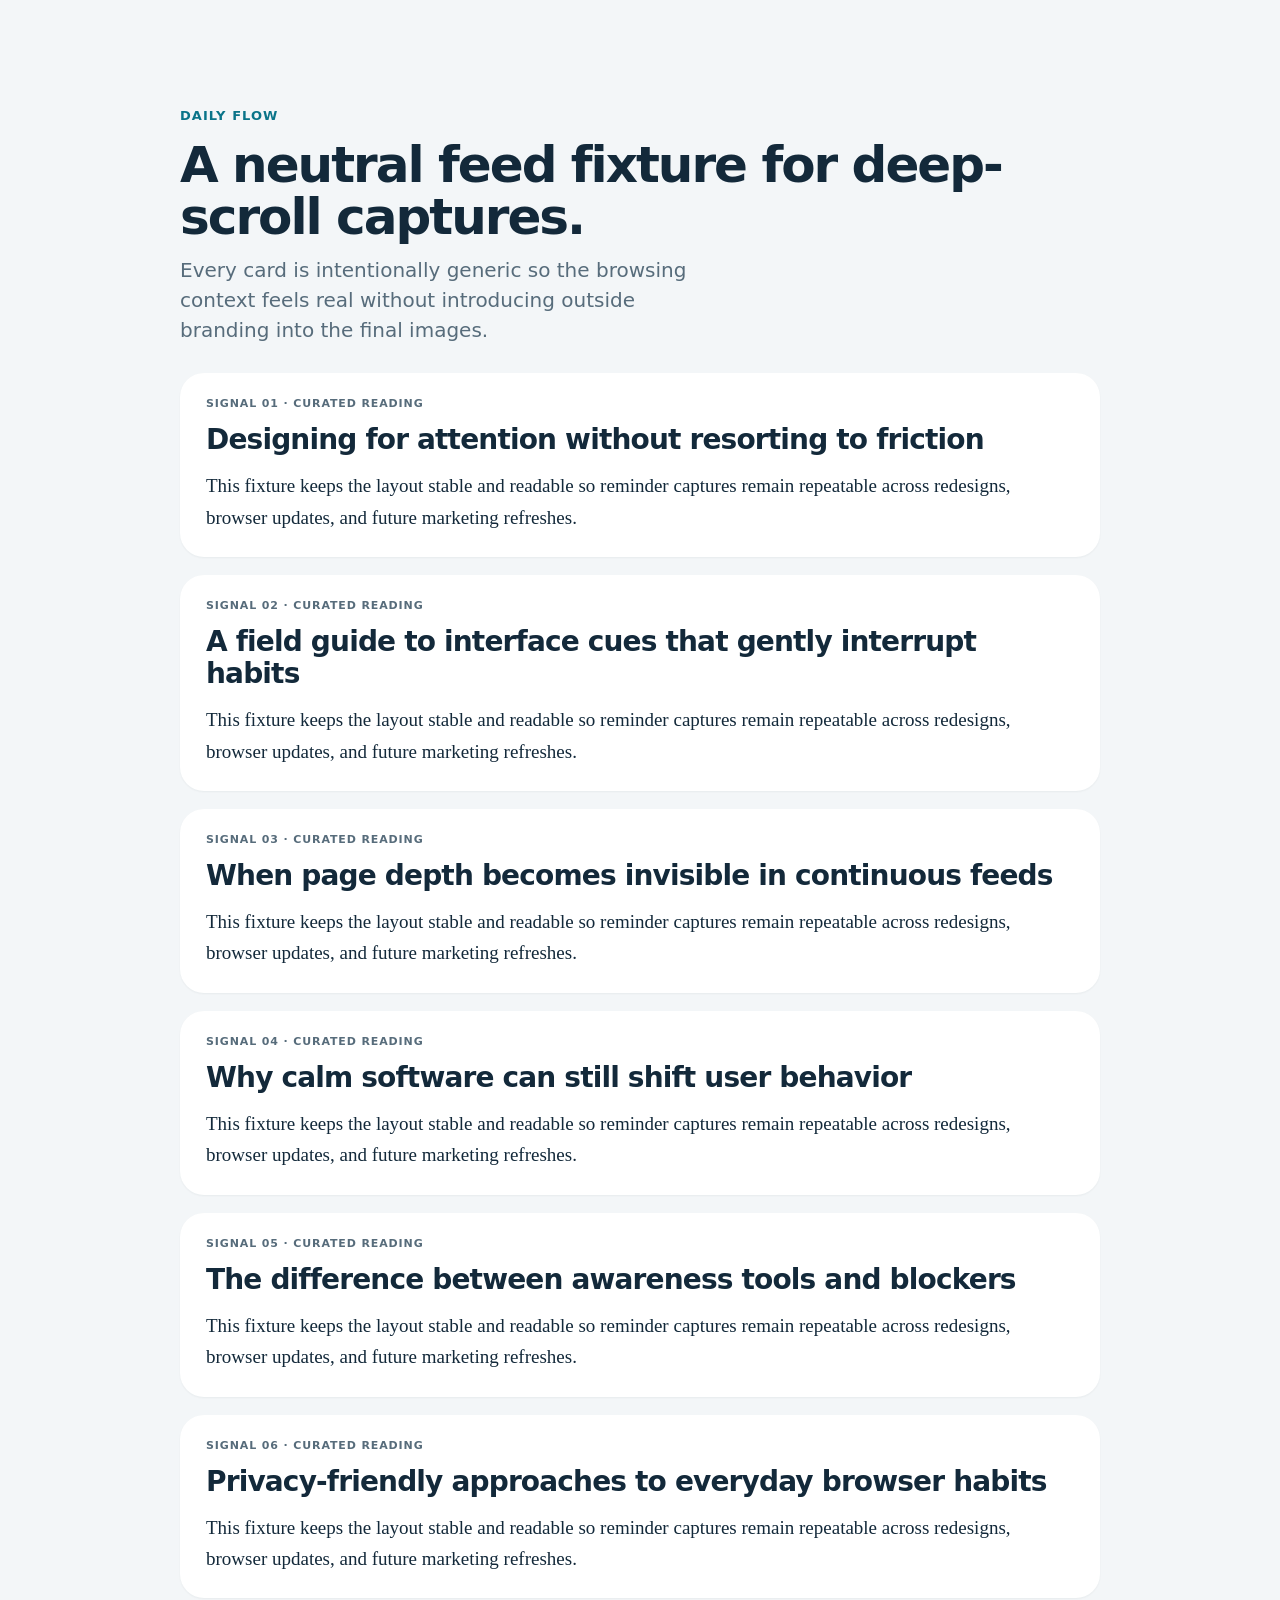
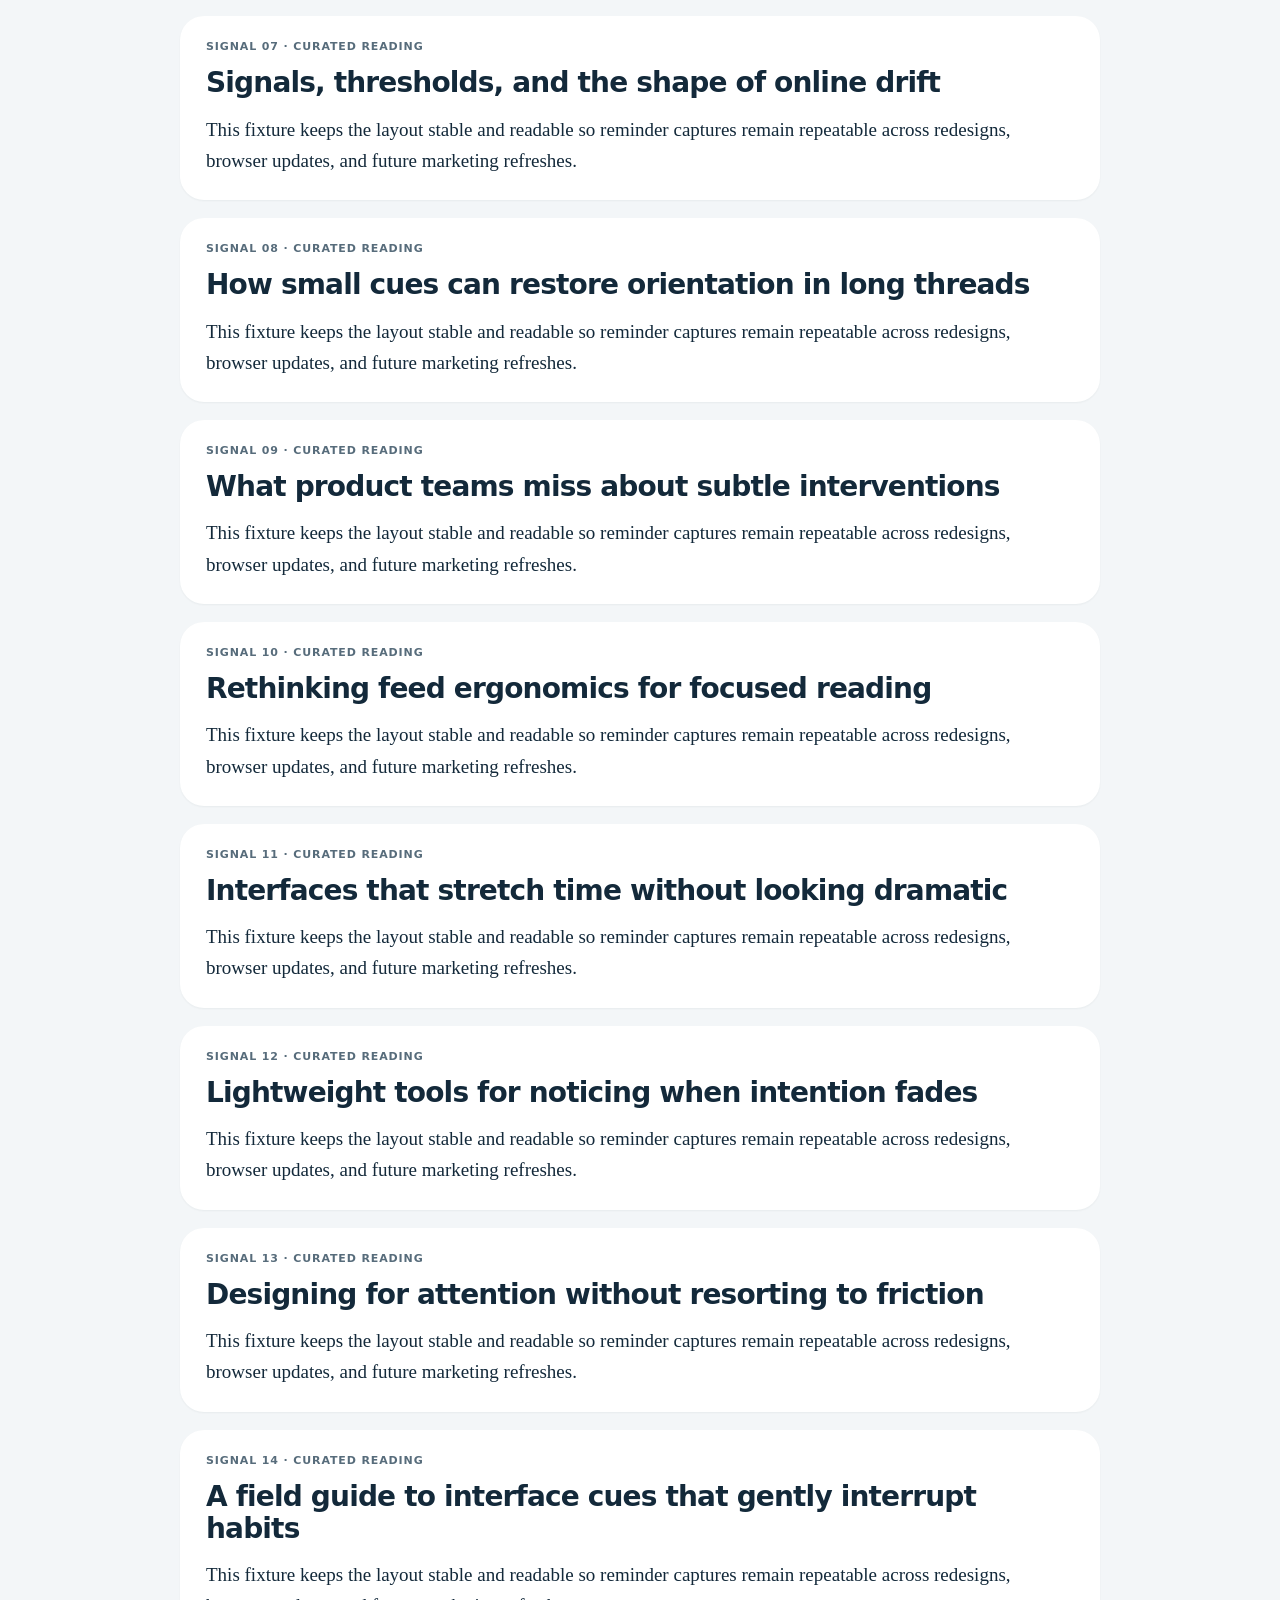
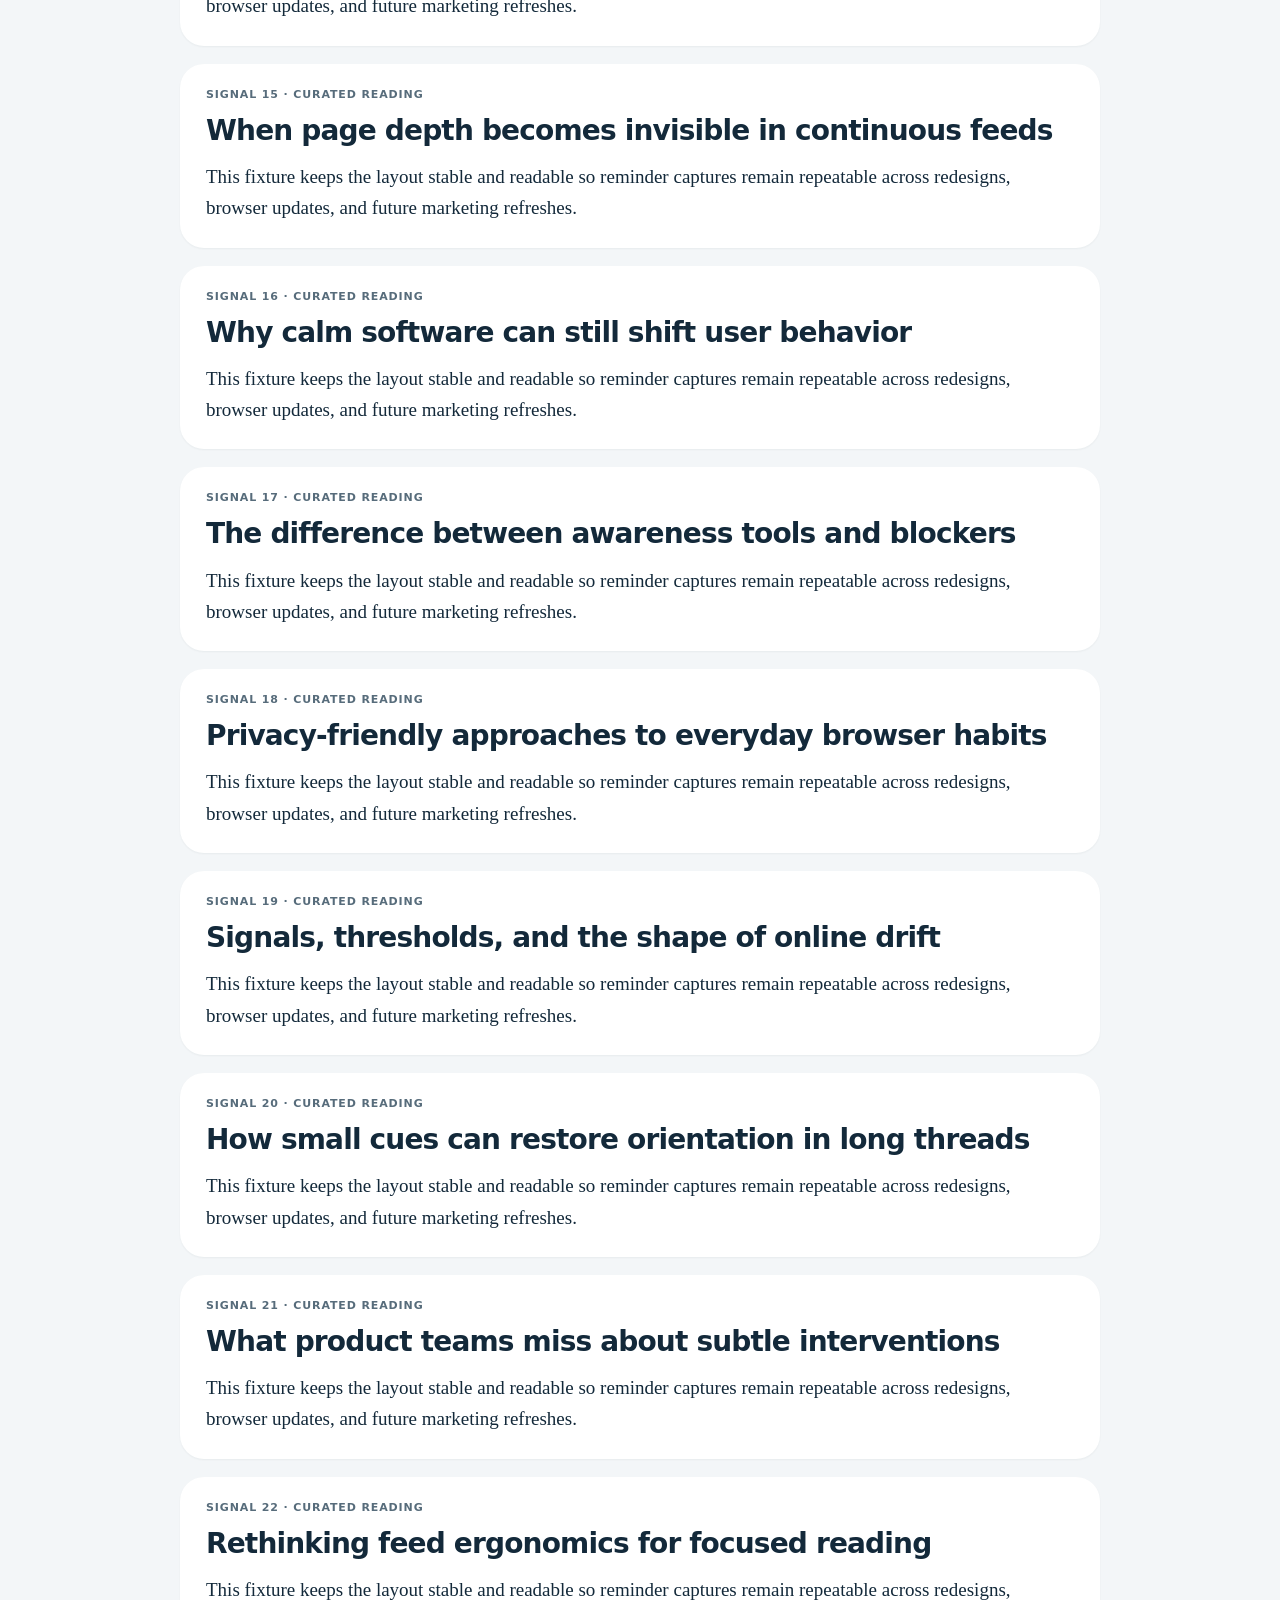
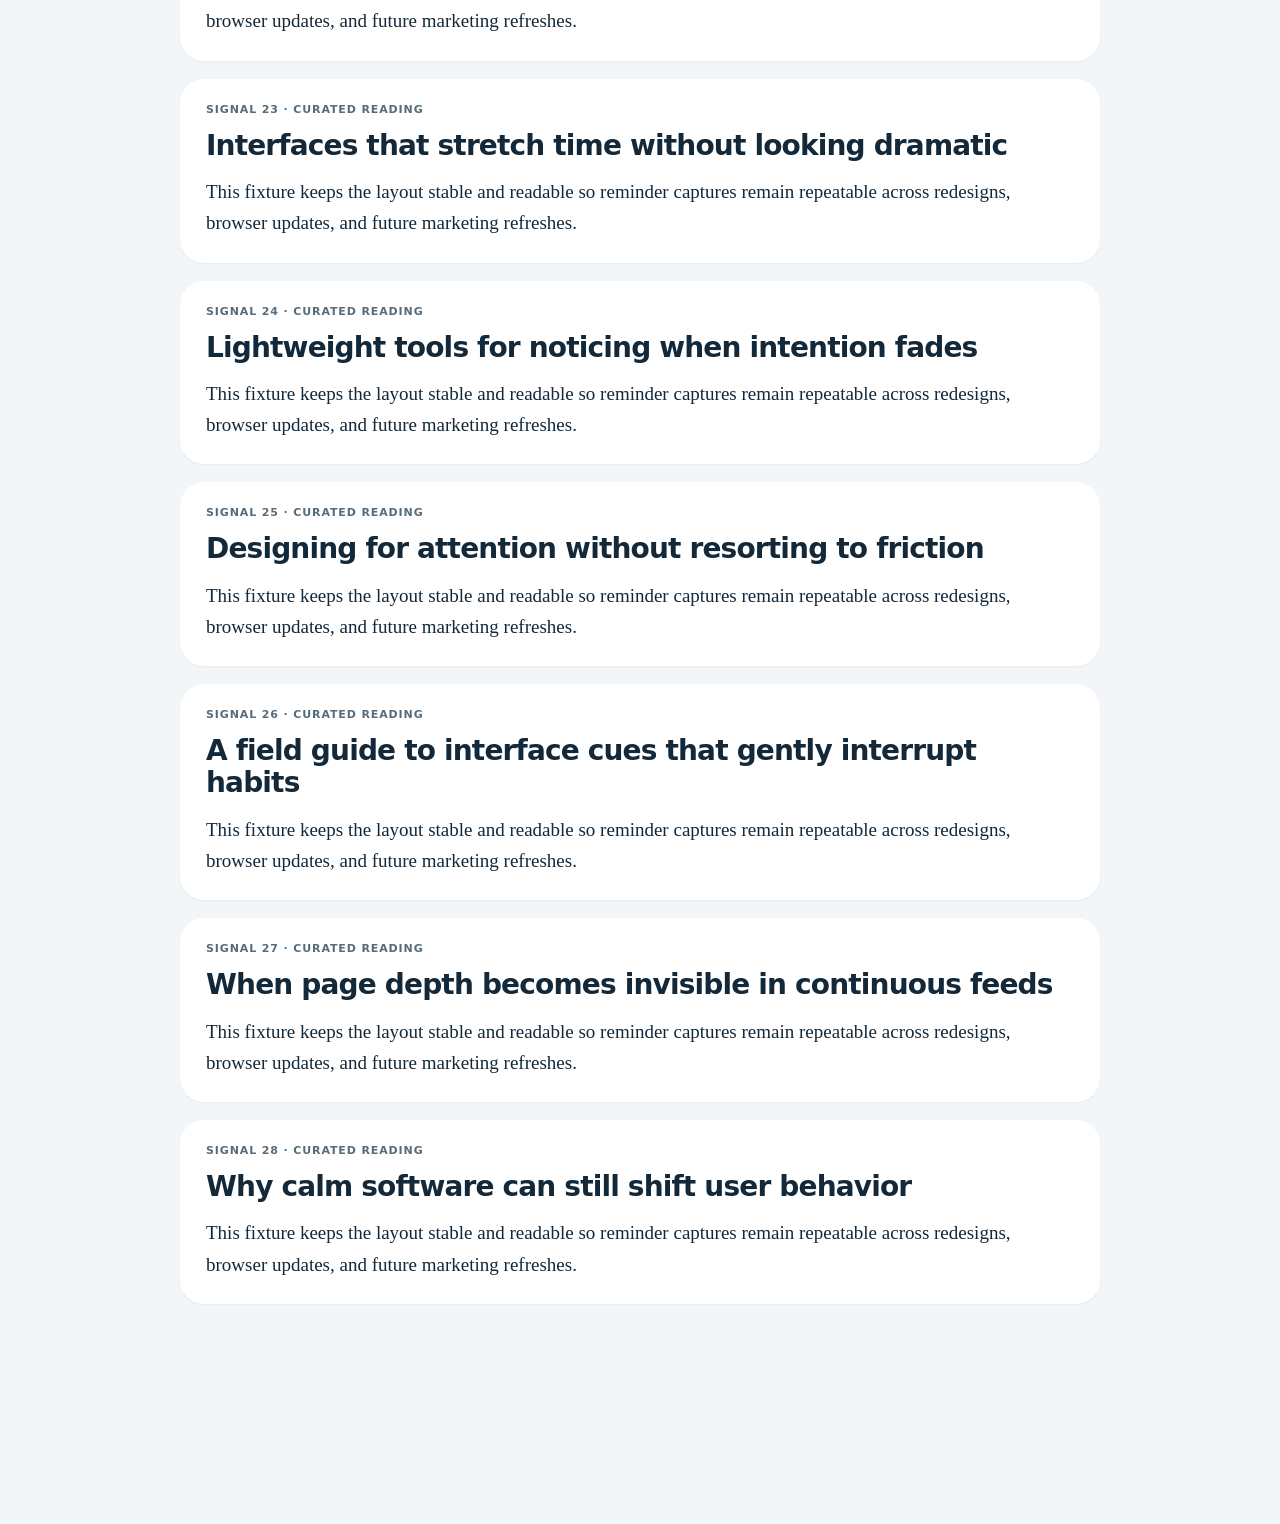
<file: fixtures/marketing/feed.html>
<!DOCTYPE html>
<html lang="en">
<head>
  <meta charset="UTF-8" />
  <meta name="viewport" content="width=device-width, initial-scale=1.0" />
  <title>Surfaced Fixture · Feed</title>
  <link rel="stylesheet" href="./base.css" />
</head>
<body data-fixture="feed">
  <div class="fixture-page" id="fixture-root"></div>
  <script type="module" src="./fixture-runtime.mjs"></script>
</body>
</html>
</file>
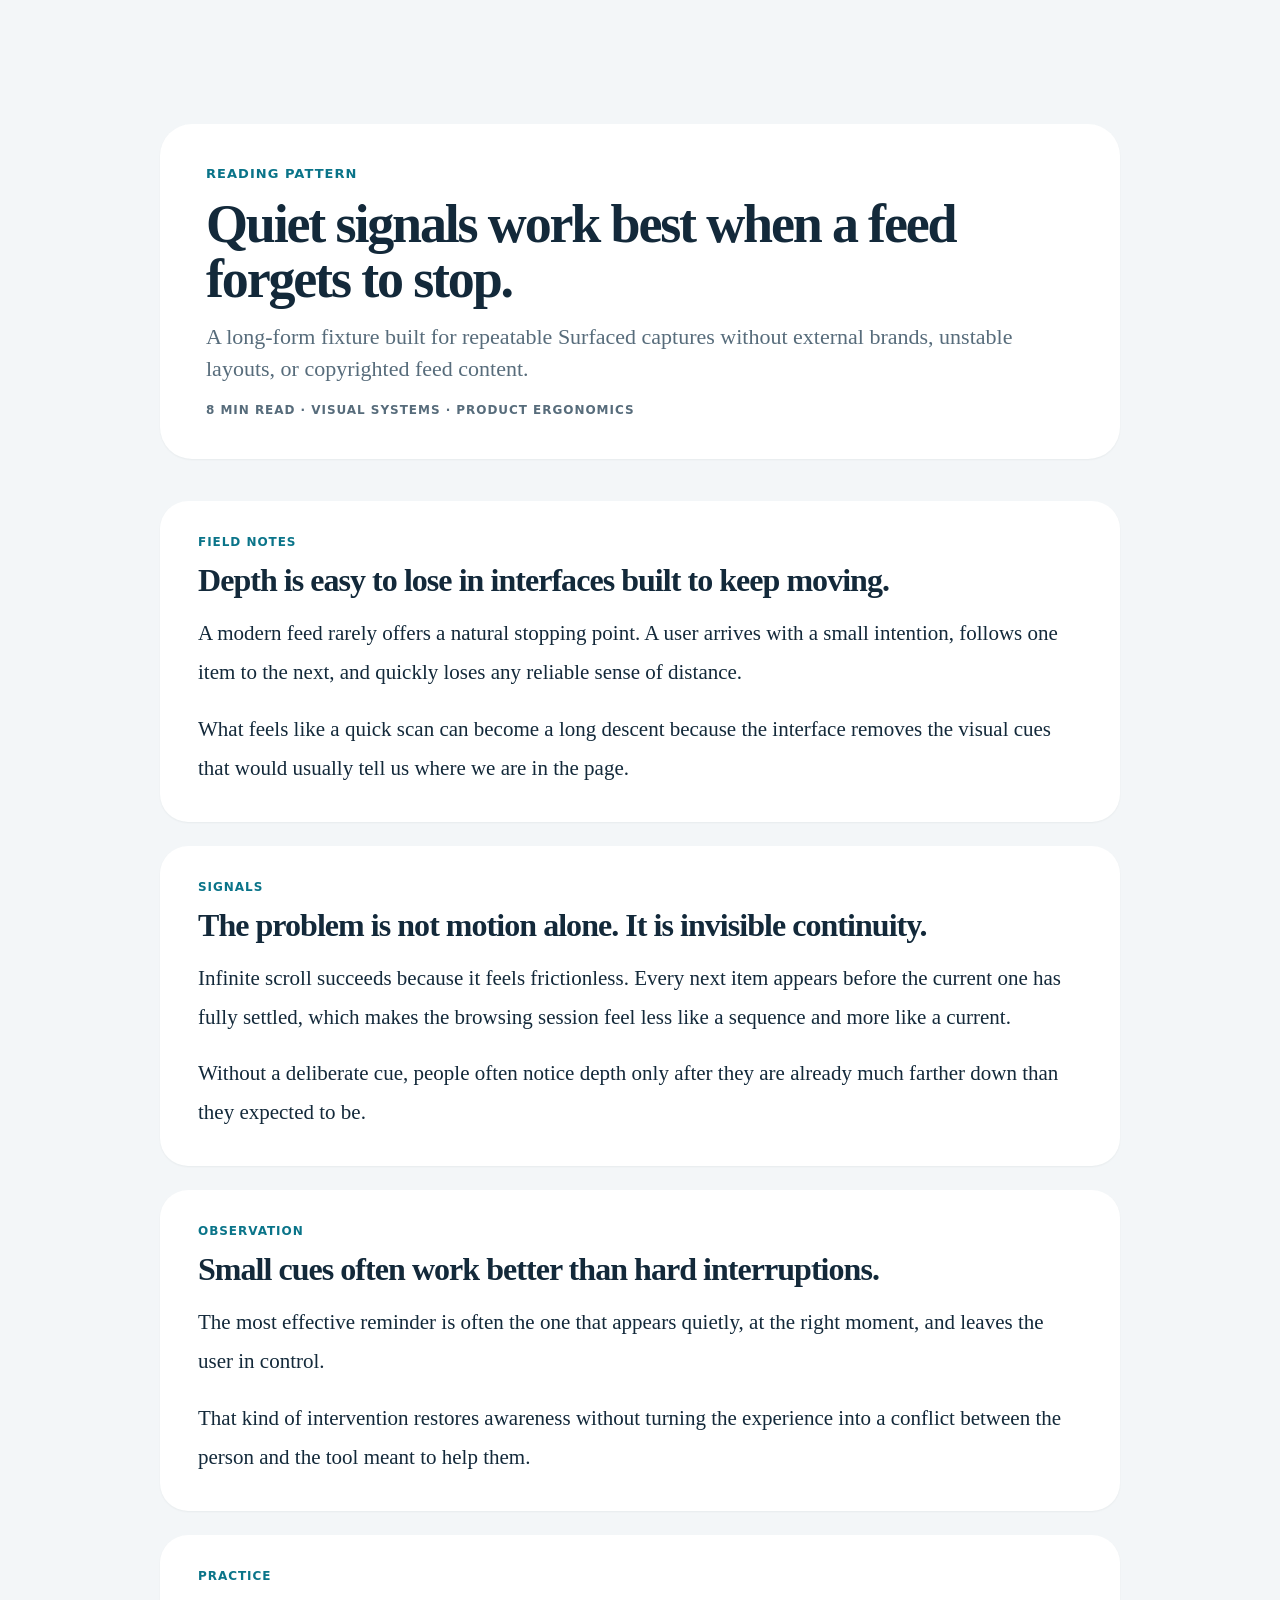
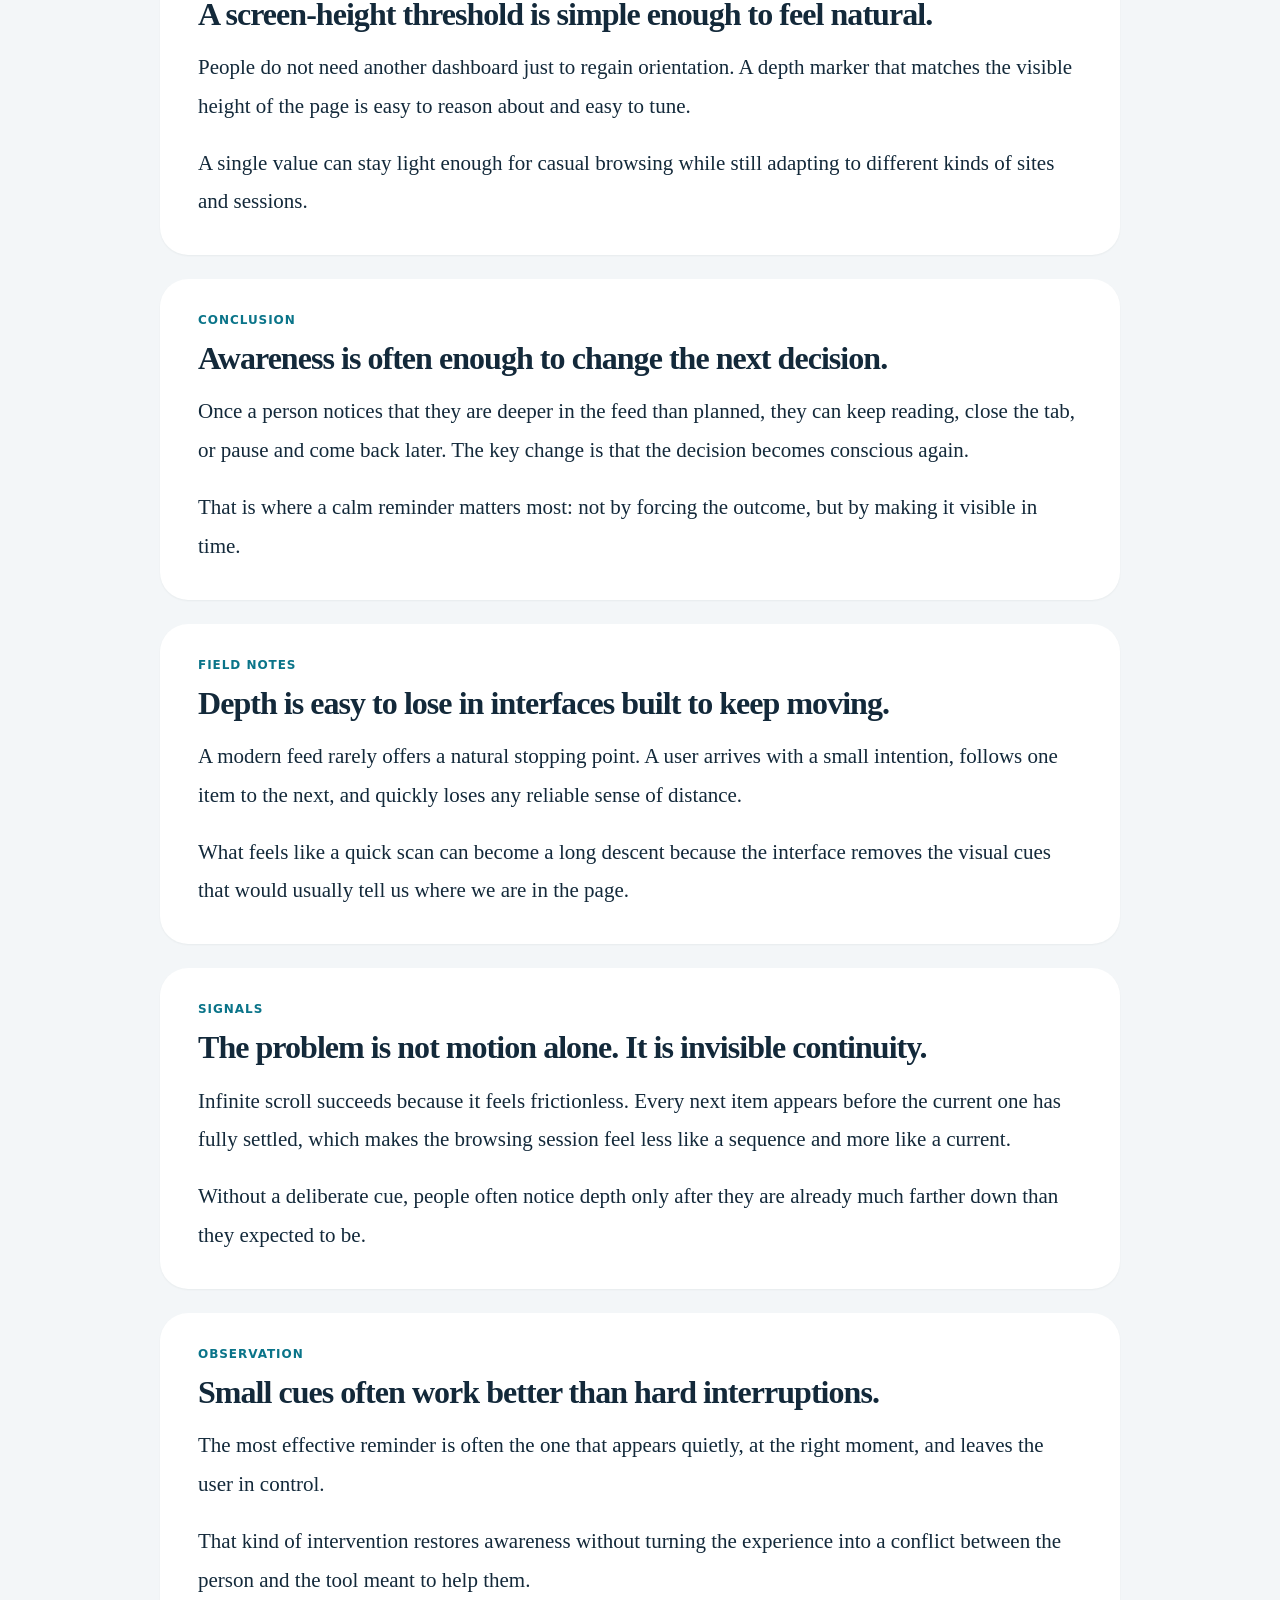
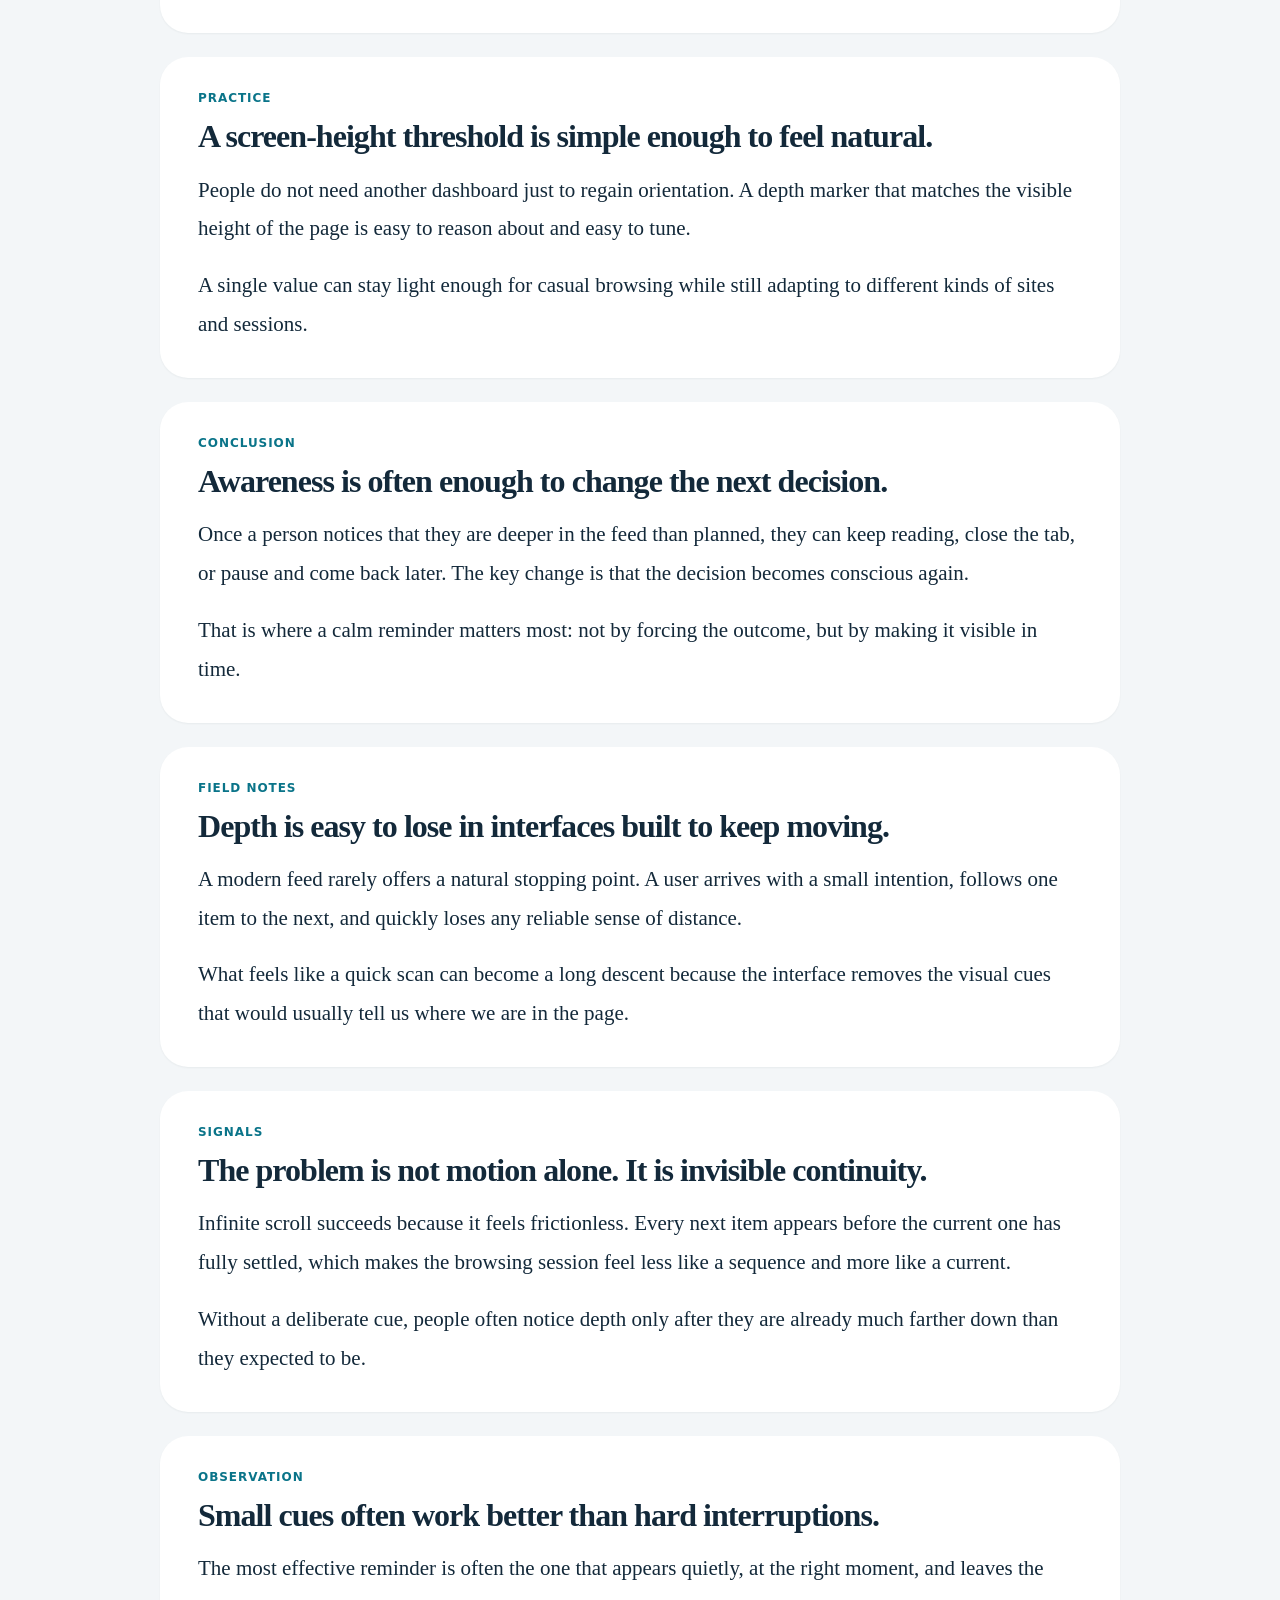
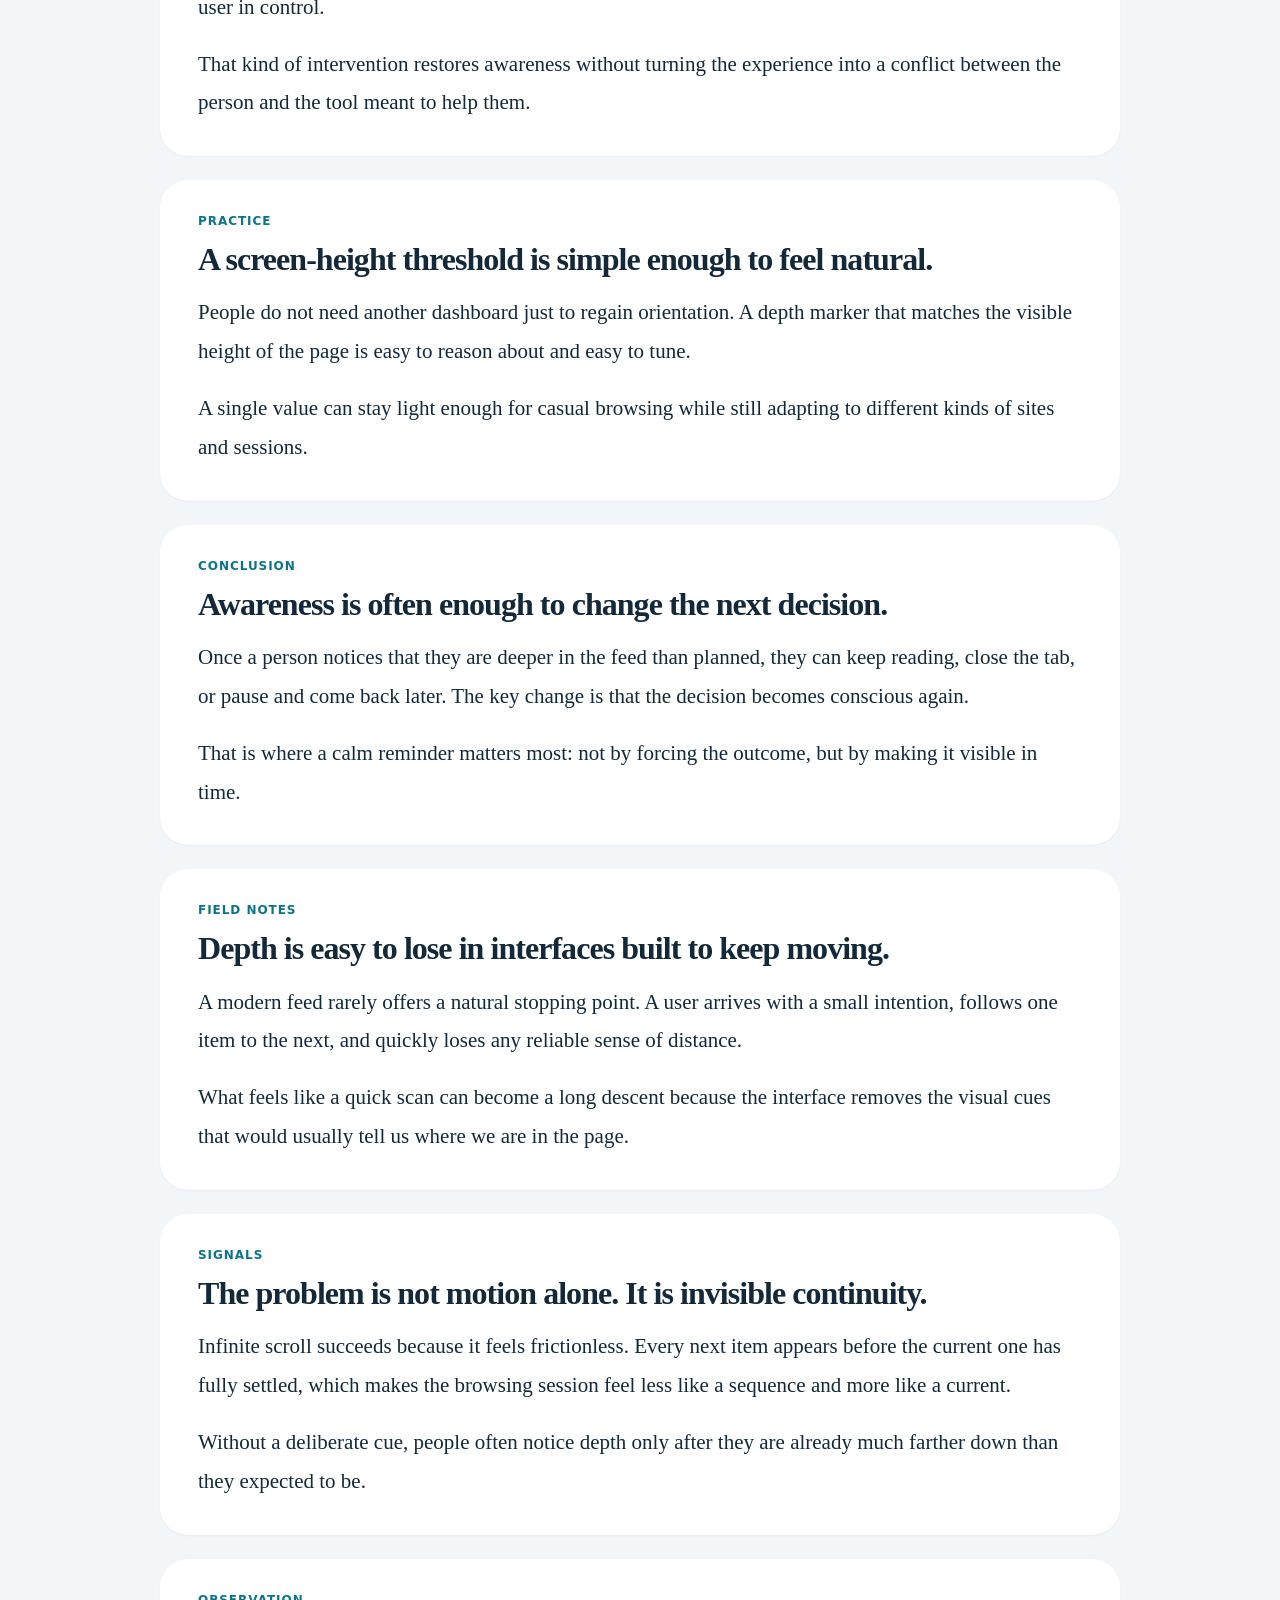
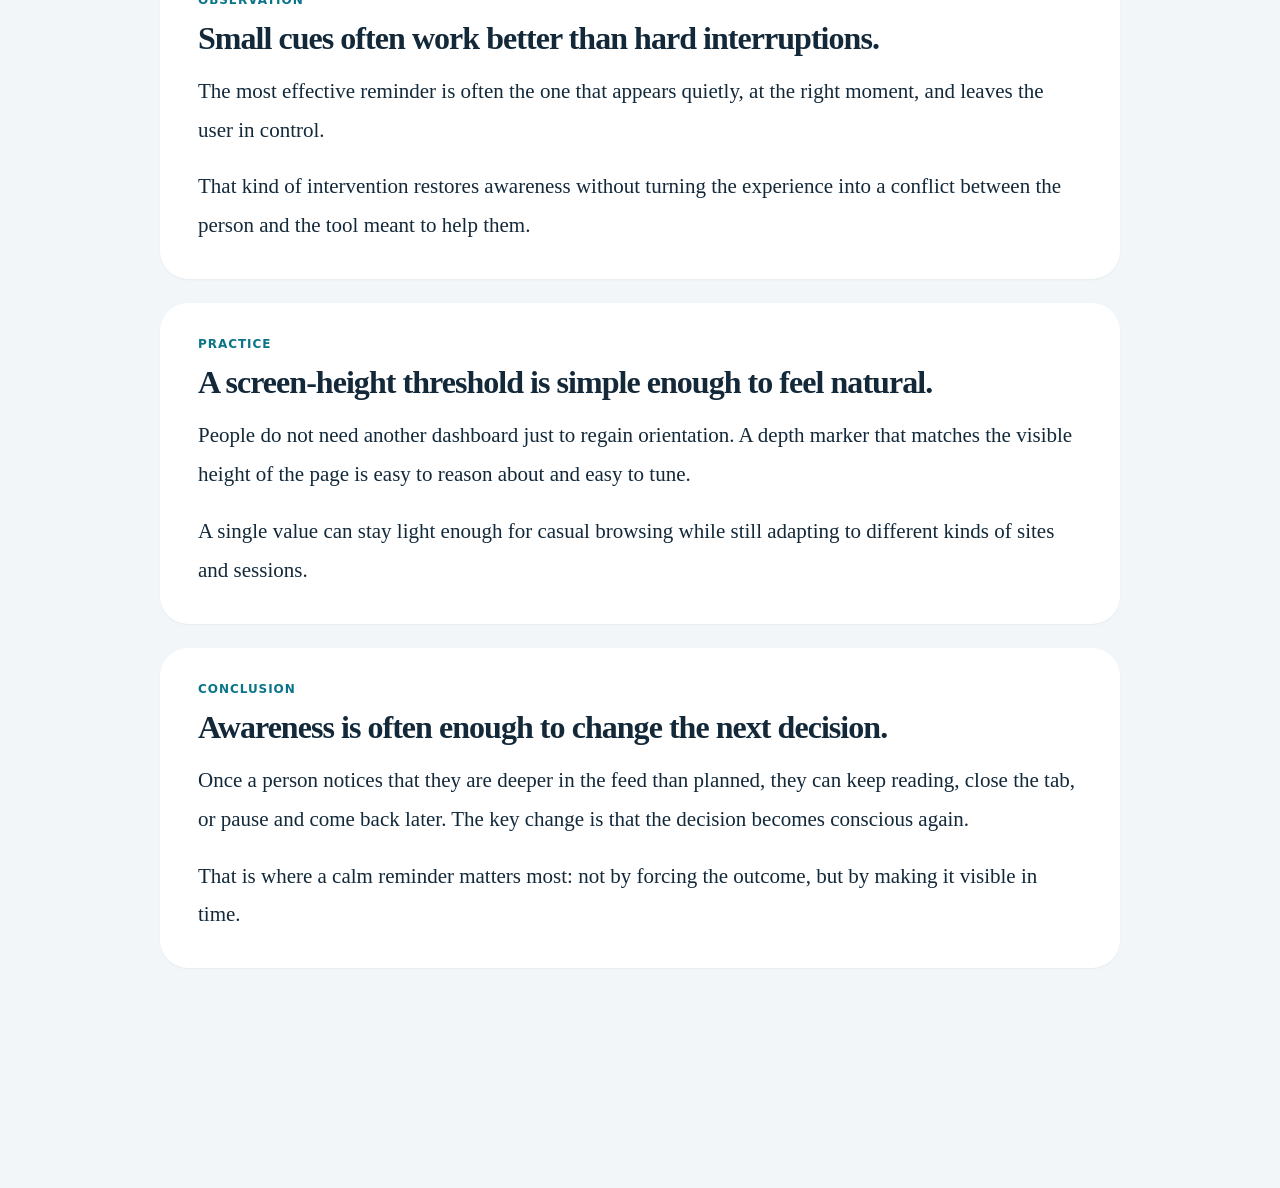
<file: fixtures/marketing/long-article.html>
<!DOCTYPE html>
<html lang="en">
<head>
  <meta charset="UTF-8" />
  <meta name="viewport" content="width=device-width, initial-scale=1.0" />
  <title>Surfaced Fixture · Long Article</title>
  <link rel="stylesheet" href="./base.css" />
</head>
<body data-fixture="article">
  <div class="fixture-page" id="fixture-root"></div>
  <script type="module" src="./fixture-runtime.mjs"></script>
</body>
</html>
</file>
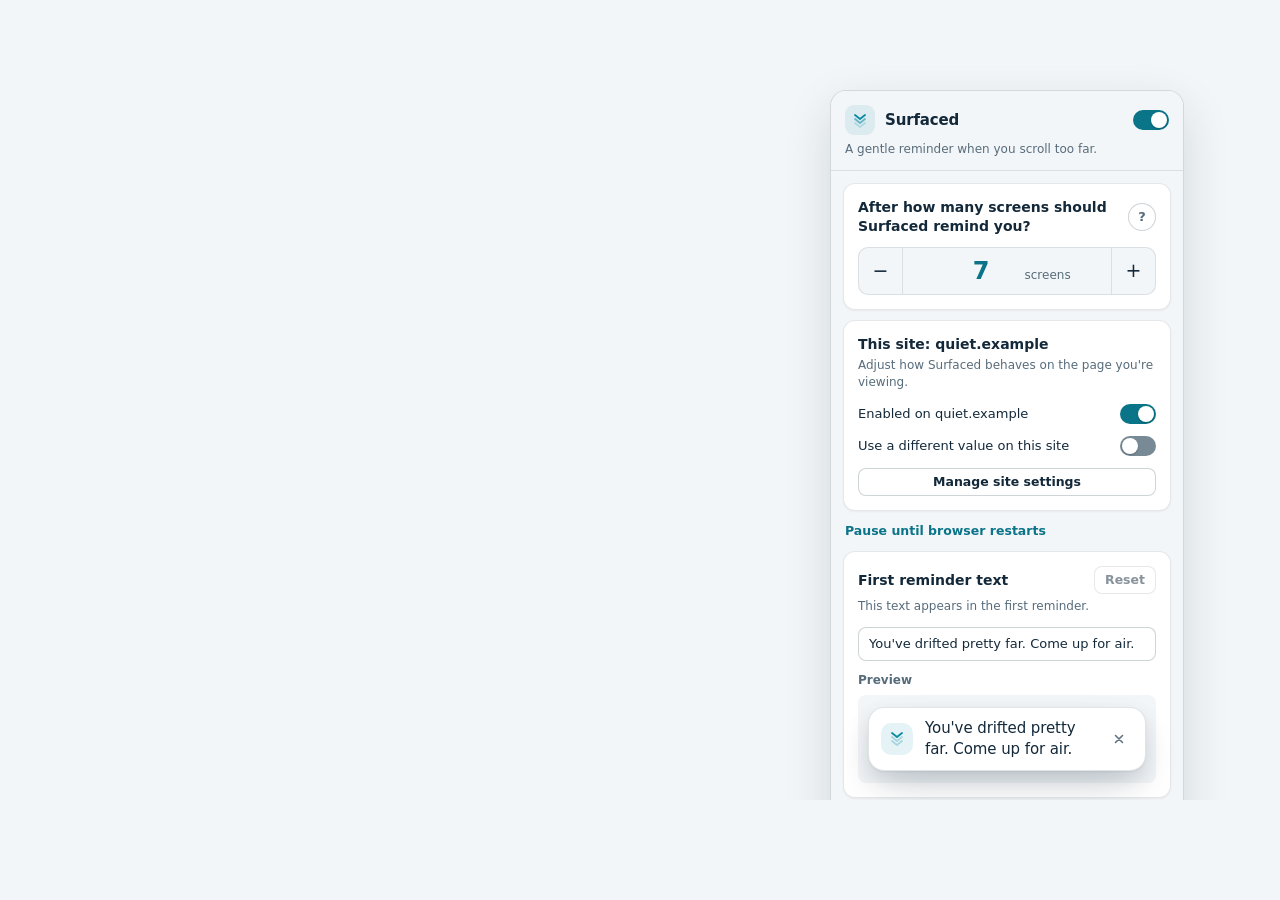
<file: tools/capture/popup-harness.html>
<!DOCTYPE html>
<html lang="en">
<head>
  <meta charset="UTF-8" />
  <meta name="viewport" content="width=device-width, initial-scale=1.0" />
  <title>Surfaced Popup Harness</title>
  <link rel="stylesheet" href="./popup-harness.css" />
</head>
<body>
  <main class="stage">
    <section class="stage__copy" id="copyPanel">
      <div class="stage__eyebrow" id="copyEyebrow"></div>
      <h1 class="stage__title" id="copyTitle"></h1>
      <p class="stage__subtitle" id="copySubtitle"></p>
    </section>
    <section class="stage__product">
      <div class="popup-shell" id="popupShell">
        <div class="popup-shell__screen" id="popupScreen">
          <div id="root"></div>
        </div>
      </div>
    </section>
  </main>
  <script type="module" src="./popup-harness.mjs"></script>
</body>
</html>
</file>
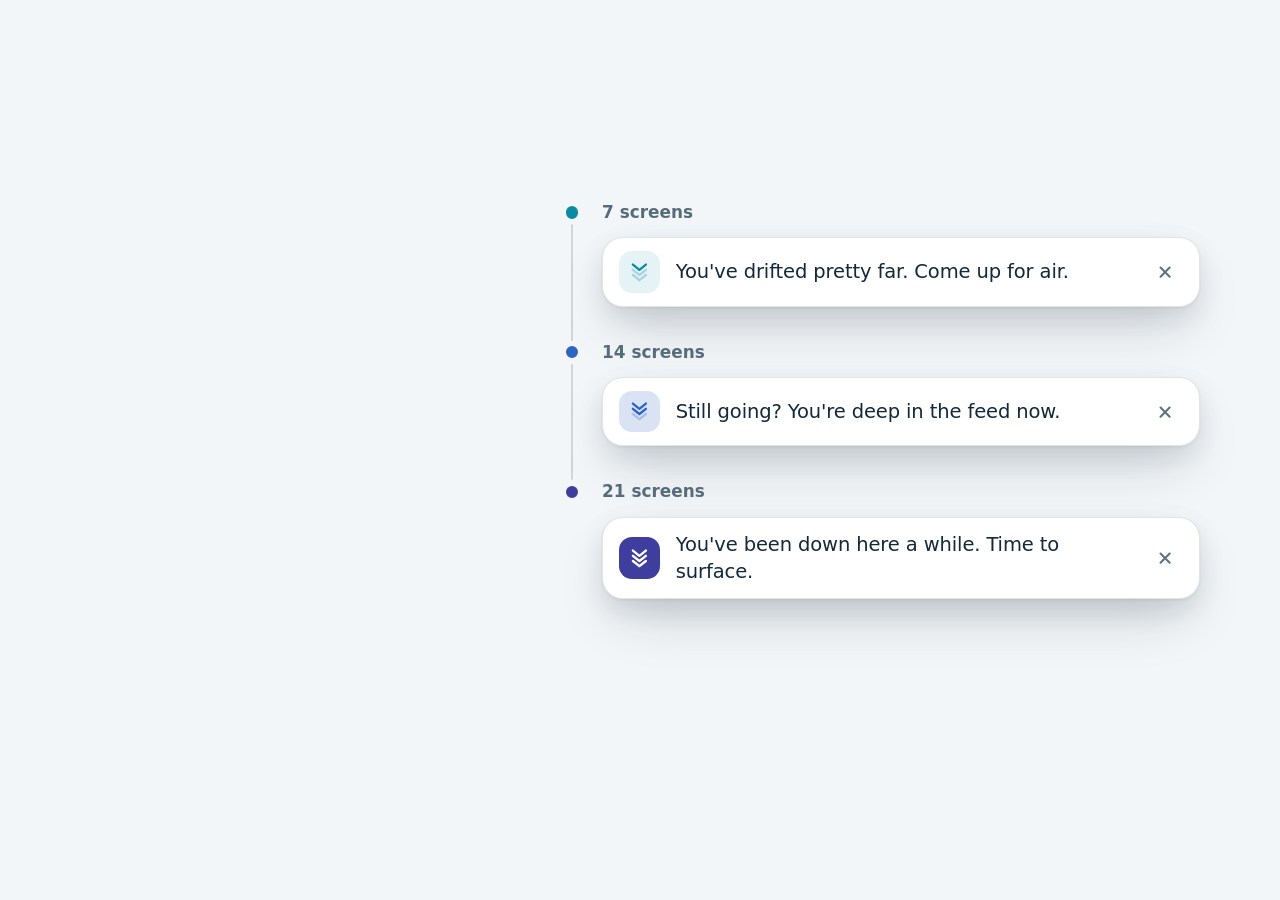
<file: tools/capture/reminder-depths.html>
<!DOCTYPE html>
<html lang="en">
<head>
  <meta charset="UTF-8" />
  <meta name="viewport" content="width=device-width, initial-scale=1.0" />
  <title>Surfaced Reminder Depths</title>
  <link rel="stylesheet" href="./popup-harness.css" />
  <link rel="stylesheet" href="./reminder-depths.css" />
</head>
<body>
  <main class="stage stage--window">
    <section class="stage__copy" id="copyPanel">
      <div class="stage__eyebrow" id="copyEyebrow"></div>
      <h1 class="stage__title" id="copyTitle"></h1>
      <p class="stage__subtitle" id="copySubtitle"></p>
    </section>
    <section class="stage__product">
      <ol class="depths" id="depths"></ol>
    </section>
  </main>
  <script type="module" src="./reminder-depths.mjs"></script>
</body>
</html>
</file>
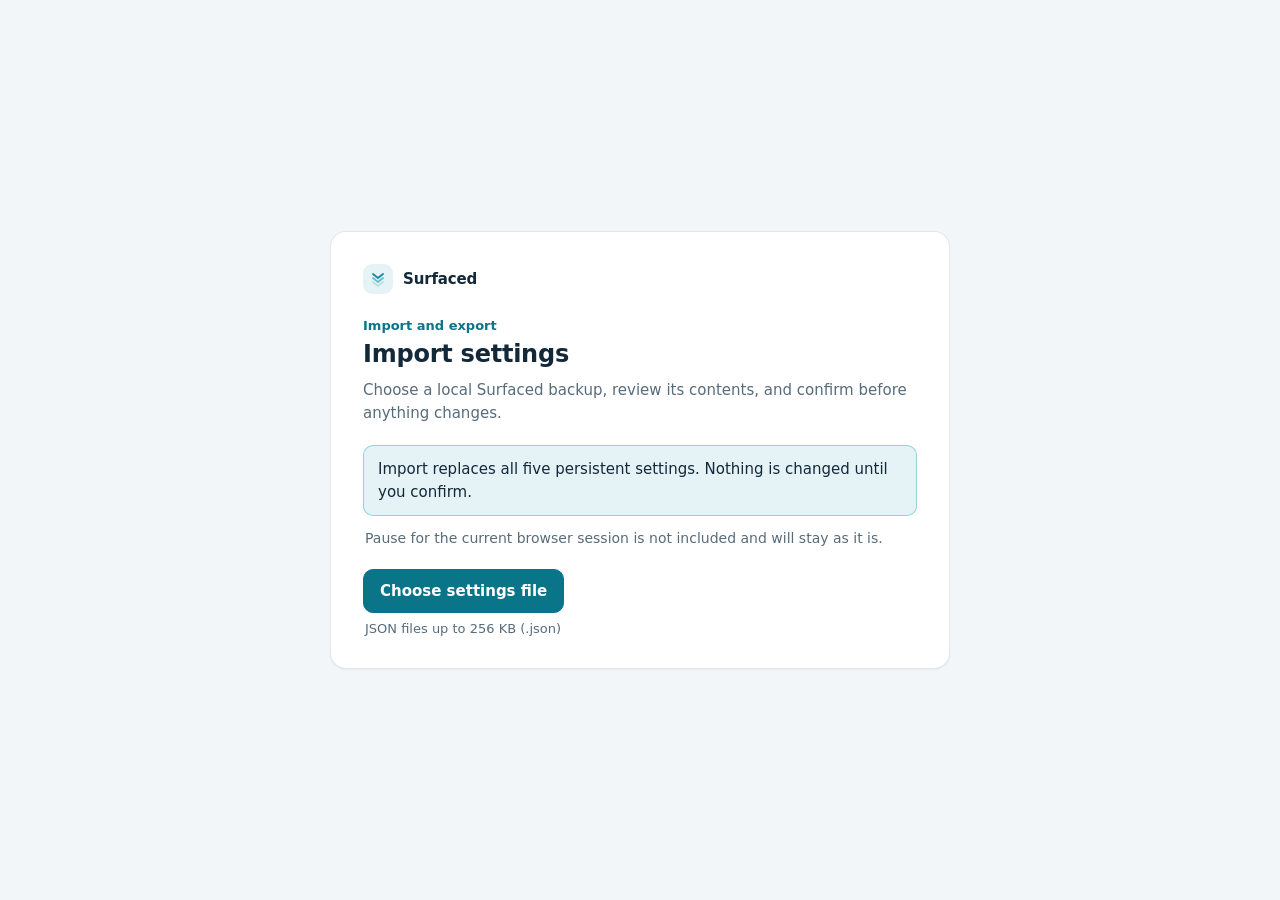
<file: tools/capture/settings-import-harness.html>
<!DOCTYPE html>
<html lang="en">
<head>
  <meta charset="UTF-8" />
  <meta name="viewport" content="width=device-width, initial-scale=1.0" />
  <title>Surfaced Settings Import Harness</title>
  <link rel="stylesheet" href="../../shared/settings-import/settings-import.css" />
</head>
<body>
  <div id="settingsImportRoot"></div>
  <script type="module" src="settings-import-harness.mjs"></script>
</body>
</html>
</file>
<file: fixtures/marketing/base.css>
html,
body {
  margin: 0;
  width: 100%;
  min-height: 100%;
}

body {
  color: #13293a;
  font-family: Georgia, "Times New Roman", serif;
  background: #f3f6f8;
}

.fixture-page {
  position: relative;
  min-height: 100vh;
}

/* A store scene can soften the placeholder page so the reminder stays the focal point. */
.fixture-page--soft .article-shell,
.fixture-page--soft .feed-shell {
  filter: blur(3px) opacity(0.62);
}

.capture-copy {
  position: fixed;
  top: 28px;
  left: 28px;
  z-index: 10;
  max-width: 360px;
  padding: 22px 24px;
  border-radius: 22px;
  background: #ffffff;
  border: 1px solid rgba(19, 41, 58, 0.14);
  box-shadow: 0 18px 48px rgba(10, 32, 48, 0.14);
}

.capture-copy[hidden] {
  display: none;
}

.capture-copy__eyebrow {
  display: inline-flex;
  margin-bottom: 14px;
  color: #0a7489;
  font-size: 12px;
  font-family: system-ui, -apple-system, BlinkMacSystemFont, "Segoe UI", sans-serif;
  font-weight: 600;
}

.capture-copy__title {
  margin: 0 0 10px;
  color: #13293a;
  font-size: 34px;
  line-height: 1.02;
  font-family: system-ui, -apple-system, BlinkMacSystemFont, "Segoe UI", sans-serif;
  letter-spacing: -0.04em;
}

.capture-copy__subtitle {
  margin: 0;
  color: #576c7b;
  font-size: 17px;
  line-height: 1.42;
  font-family: system-ui, -apple-system, BlinkMacSystemFont, "Segoe UI", sans-serif;
}

/* A close-up scene is captured at double pixel density, which shows the page and
   the reminder twice as large. The caption keeps the size it has elsewhere. */
@media (min-resolution: 2dppx) {
  .capture-copy {
    top: 20px;
    left: 20px;
    max-width: 262px;
    padding: 14px 16px 15px;
    border-radius: 14px;
    box-shadow: 0 9px 24px rgba(10, 32, 48, 0.14);
  }

  .capture-copy__eyebrow {
    margin-bottom: 8px;
    font-size: 7.5px;
  }

  .capture-copy__title {
    margin-bottom: 7px;
    font-size: 26px;
    line-height: 1.06;
    letter-spacing: -0.03em;
  }

  .capture-copy__subtitle {
    font-size: 11px;
    line-height: 1.4;
  }
}

.article-shell {
  width: min(960px, calc(100% - 128px));
  margin: 0 auto;
  padding: 124px 0 220px;
}

.article-hero {
  margin-bottom: 42px;
  padding: 42px 46px;
  border-radius: 32px;
  background: #ffffff;
  box-shadow: 0 1px 2px rgba(10, 32, 48, 0.05);
}

.article-kicker,
.article-meta,
.article-section__label,
.feed-card__meta,
.feed-shell__label {
  font-family: system-ui, -apple-system, BlinkMacSystemFont, "Segoe UI", sans-serif;
  text-transform: uppercase;
  letter-spacing: 0.08em;
}

.article-kicker {
  margin: 0 0 16px;
  color: #0a7489;
  font-size: 13px;
  font-weight: 700;
}

.article-title {
  margin: 0 0 14px;
  color: #13293a;
  font-size: 54px;
  line-height: 1.02;
  letter-spacing: -0.04em;
}

.article-dek {
  margin: 0 0 18px;
  color: #576c7b;
  font-size: 22px;
  line-height: 1.45;
}

.article-meta {
  color: #576c7b;
  font-size: 12px;
  font-weight: 700;
}

.article-body {
  display: grid;
  gap: 24px;
}

.article-section {
  padding: 34px 38px;
  border-radius: 28px;
  background: #ffffff;
  box-shadow: 0 1px 2px rgba(10, 32, 48, 0.05);
}

.article-section__label {
  margin: 0 0 14px;
  color: #0a7489;
  font-size: 12px;
  font-weight: 700;
}

.article-section__title {
  margin: 0 0 16px;
  color: #13293a;
  font-size: 32px;
  line-height: 1.1;
  letter-spacing: -0.03em;
}

.article-section__copy {
  margin: 0;
  color: #13293a;
  font-size: 21px;
  line-height: 1.85;
}

.article-section__copy + .article-section__copy {
  margin-top: 18px;
}

.feed-shell {
  width: min(920px, calc(100% - 96px));
  margin: 0 auto;
  padding: 108px 0 220px;
}

.feed-shell__label {
  margin: 0 0 16px;
  color: #0a7489;
  font-size: 13px;
  font-weight: 700;
}

.feed-shell__title {
  margin: 0 0 12px;
  color: #13293a;
  font-size: 50px;
  line-height: 1.04;
  font-family: system-ui, -apple-system, BlinkMacSystemFont, "Segoe UI", sans-serif;
  letter-spacing: -0.04em;
}

.feed-shell__subtitle {
  margin: 0 0 28px;
  max-width: 40ch;
  color: #576c7b;
  font-size: 20px;
  line-height: 1.5;
  font-family: system-ui, -apple-system, BlinkMacSystemFont, "Segoe UI", sans-serif;
}

.feed-grid {
  display: grid;
  gap: 18px;
}

.feed-card {
  display: grid;
  gap: 14px;
  padding: 24px 26px;
  border-radius: 24px;
  background: #ffffff;
  box-shadow: 0 1px 2px rgba(10, 32, 48, 0.05);
}

.feed-card__meta {
  color: #576c7b;
  font-size: 11px;
  font-weight: 700;
}

.feed-card__title {
  margin: 0;
  color: #13293a;
  font-size: 28px;
  line-height: 1.15;
  font-family: system-ui, -apple-system, BlinkMacSystemFont, "Segoe UI", sans-serif;
  letter-spacing: -0.03em;
}

.feed-card__copy {
  margin: 0;
  color: #13293a;
  font-size: 19px;
  line-height: 1.65;
}
</file>
<file: tools/capture/popup-harness.css>
html,
body {
  margin: 0;
  width: 100%;
  min-height: 100%;
}

body {
  font-family: system-ui, -apple-system, BlinkMacSystemFont, "Segoe UI", sans-serif;
  color: #13293a;
  background: #f3f6f8;
}

.stage {
  position: relative;
  box-sizing: border-box;
  width: 1280px;
  height: 800px;
  padding: 72px 80px;
  display: grid;
  grid-template-columns: minmax(0, 1fr) auto;
  gap: 64px;
  overflow: hidden;
}

/* A popup window can be taller than the padded stage; keep it centered in the frame. */
.stage--window {
  align-content: center;
}

.stage__copy {
  position: absolute;
  top: 50%;
  left: 80px;
  transform: translateY(-50%);
  z-index: 1;
  width: 460px;
  max-width: 460px;
}

.stage__copy[hidden] {
  display: none;
}

.stage__eyebrow {
  display: inline-flex;
  margin-bottom: 18px;
  padding: 6px 12px;
  border-radius: 999px;
  background: rgba(11, 138, 163, 0.1);
  border: 1px solid rgba(11, 138, 163, 0.34);
  color: #0a7489;
  font-size: 13px;
  font-weight: 600;
}

.stage__title {
  margin: 0 0 14px;
  font-size: 56px;
  line-height: 1.06;
  letter-spacing: -0.025em;
}

.stage__subtitle {
  margin: 0;
  max-width: 28ch;
  color: #576c7b;
  font-size: 22px;
  line-height: 1.4;
}

.stage__product {
  grid-column: 2;
  justify-self: end;
  display: flex;
  align-items: center;
  justify-content: center;
}

.popup-shell {
  box-sizing: border-box;
  width: 388px;
  min-height: 604px;
  padding: 18px;
}

.popup-shell--android {
  width: 432px;
  min-height: 784px;
  padding: 14px;
}

/* The window is centered in the frame, so it needs no room around it. */
.popup-shell--window {
  width: auto;
  min-height: 0;
  padding: 0;
}

.popup-shell--window .popup-shell__screen {
  width: 352px;
}

.popup-shell--window .popup-shell__screen--android {
  width: 404px;
}

.popup-shell__screen {
  width: 100%;
  height: 100%;
  min-height: inherit;
  overflow: hidden;
  border: 1px solid rgba(19, 41, 58, 0.14);
  border-radius: 16px;
  background: #f3f6f8;
  box-shadow: 0 18px 48px rgba(10, 32, 48, 0.14);
}

.popup-shell__screen--android {
  border-radius: 24px;
}

/* Only the popup follows the color scheme; the composition around it stays light. */
@media (prefers-color-scheme: dark) {
  .popup-shell__screen {
    background: #0f1b23;
  }
}

#root {
  width: 100%;
  height: 100%;
  min-height: inherit;
}
</file>
<file: tools/capture/reminder-depths.css>
/* The three reminder levels on a depth line, each under the depth that triggers it. */
.depths {
  --line: rgba(19, 41, 58, 0.16);
  --gap: 26px;

  margin: 0;
  padding: 0 0 0 30px;
  list-style: none;
  display: grid;
  gap: var(--gap);
  zoom: 1.3;
}

.depths__step {
  position: relative;
  display: grid;
  gap: 10px;
}

.depths__step::before {
  content: "";
  position: absolute;
  top: 2px;
  left: -30px;
  width: 14px;
  height: 14px;
  box-sizing: border-box;
  border: 3px solid #f3f6f8;
  border-radius: 50%;
  background: var(--marker);
}

/* The line runs from each marker down to the next one and stops at the last. */
.depths__step:not(:last-child)::after {
  content: "";
  position: absolute;
  top: 18px;
  bottom: calc(-1 * var(--gap));
  left: -24px;
  width: 2px;
  border-radius: 1px;
  background: var(--line);
}

.depths__step[data-depth="1"] {
  --marker: #0b8aa3;
}

.depths__step[data-depth="2"] {
  --marker: #2f63c4;
}

.depths__step[data-depth="3"] {
  --marker: #3f3d9e;
}

.depths__label {
  color: #576c7b;
  font-size: 13px;
  font-weight: 600;
  line-height: 18px;
}

.depths .notification {
  width: 460px;
}
</file>
<file: shared/settings-import/settings-import.css>
/* Local copy of the palette tokens this page uses. Names and values come from
   the :host blocks in shared/popup/popup-core.mjs. */
:root {
  color-scheme: light dark;
  --bg: #f3f6f8;
  --surface: #ffffff;
  --ink: #13293a;
  --muted: #576c7b;
  --border: rgba(19, 41, 58, 0.11);
  --border-strong: rgba(19, 41, 58, 0.2);
  --hover: rgba(19, 41, 58, 0.05);
  --card-shadow: 0 1px 2px rgba(10, 32, 48, 0.05);
  --accent: #0b8aa3;
  --accent-ink: #0a7489;
  --accent-fill: #0a7489;
  --accent-fill-hover: #08677a;
  --on-accent: #ffffff;
  --accent-tint: rgba(11, 138, 163, 0.1);
  --accent-border: rgba(11, 138, 163, 0.34);
  --danger-ink: #b3261e;
  --danger-tint: #fdeeec;
  --danger-border: rgba(179, 38, 30, 0.3);
  --focus: #0a7489;
  font-family: system-ui, -apple-system, BlinkMacSystemFont, "Segoe UI", sans-serif;
  background: var(--bg);
  color: var(--ink);
}

@media (prefers-color-scheme: dark) {
  :root {
    --bg: #0f1b23;
    --surface: #172530;
    --ink: #e6eff4;
    --muted: #9db0bc;
    --border: rgba(255, 255, 255, 0.09);
    --border-strong: rgba(255, 255, 255, 0.18);
    --hover: rgba(255, 255, 255, 0.06);
    --card-shadow: none;
    --accent: #5fcfe1;
    --accent-ink: #5fcfe1;
    --accent-fill: #5fcfe1;
    --accent-fill-hover: #82dcea;
    --on-accent: #06262e;
    --accent-tint: rgba(95, 207, 225, 0.12);
    --accent-border: rgba(95, 207, 225, 0.36);
    --danger-ink: #ff9c92;
    --danger-tint: rgba(255, 110, 100, 0.1);
    --danger-border: rgba(255, 110, 100, 0.32);
    --focus: #5fcfe1;
  }
}

* {
  box-sizing: border-box;
}

body {
  min-width: 280px;
  min-height: 100vh;
  margin: 0;
  background: var(--bg);
}

button,
input {
  font: inherit;
}

.import-page {
  min-height: 100vh;
  display: grid;
  place-items: center;
  padding: clamp(20px, 6vw, 72px) 16px;
}

.import-card {
  width: min(100%, 620px);
  padding: clamp(20px, 5vw, 32px);
  border: 1px solid var(--border);
  border-radius: 16px;
  background: var(--surface);
  box-shadow: var(--card-shadow);
}

.brand {
  display: flex;
  align-items: center;
  gap: 10px;
  margin-bottom: 24px;
}

.brand__mark {
  width: 30px;
  height: 30px;
  flex-shrink: 0;
  display: flex;
  align-items: center;
  justify-content: center;
  border-radius: 9px;
  background: var(--accent-tint);
  color: var(--accent);
}

.brand__mark svg {
  width: 16px;
  height: 16px;
}

.brand__name {
  font-size: 0.9375rem;
  font-weight: 650;
  letter-spacing: -0.01em;
}

.state-panel {
  display: flex;
  flex-direction: column;
  align-items: flex-start;
}

.eyebrow {
  margin: 0 0 6px;
  color: var(--accent-ink);
  font-size: 0.8125rem;
  font-weight: 600;
}

h1,
h2 {
  margin: 0;
  color: var(--ink);
  font-weight: 650;
  line-height: 1.25;
  letter-spacing: -0.01em;
}

h1 {
  font-size: 1.5rem;
}

h2 {
  font-size: 1.25rem;
}

.lead {
  max-width: 58ch;
  margin: 10px 0 0;
  color: var(--muted);
  font-size: 0.9375rem;
  line-height: 1.55;
}

.notice-list {
  width: 100%;
  display: grid;
  gap: 12px;
  margin-top: 20px;
}

.notice {
  margin: 0;
  padding: 12px 14px;
  border: 1px solid var(--accent-border);
  border-radius: 10px;
  background: var(--accent-tint);
  color: var(--ink);
  font-size: 0.9375rem;
  font-weight: 500;
  line-height: 1.5;
}

.notice--quiet {
  padding: 0 2px;
  border: 0;
  background: none;
  color: var(--muted);
  font-size: 0.875rem;
  font-weight: 400;
}

.file-control {
  margin-top: 20px;
}

.file-control__hint {
  margin: 8px 2px 0;
  color: var(--muted);
  font-size: 0.8125rem;
}

.visually-hidden {
  position: absolute;
  width: 1px;
  height: 1px;
  margin: -1px;
  padding: 0;
  overflow: hidden;
  clip: rect(0 0 0 0);
  clip-path: inset(50%);
  white-space: nowrap;
  border: 0;
}

.button {
  min-height: 44px;
  display: inline-flex;
  align-items: center;
  justify-content: center;
  padding: 10px 16px;
  border: 1px solid var(--border-strong);
  border-radius: 10px;
  background: var(--surface);
  color: var(--ink);
  font-size: 0.9375rem;
  font-weight: 600;
  line-height: 1.3;
  text-align: center;
  text-decoration: none;
  cursor: pointer;
}

.button:hover:not(:disabled) {
  background: var(--hover);
}

.button--primary {
  border-color: var(--accent-fill);
  background: var(--accent-fill);
  color: var(--on-accent);
}

.button--primary:hover:not(:disabled) {
  border-color: var(--accent-fill-hover);
  background: var(--accent-fill-hover);
}

.button:disabled {
  opacity: 0.58;
  cursor: wait;
}

.button:focus-visible,
h1:focus-visible,
h2:focus-visible,
.message:focus-visible {
  outline: 2px solid var(--focus);
  outline-offset: 2px;
}

.message {
  width: 100%;
  margin: 20px 0 0;
  padding: 12px 14px;
  border-radius: 10px;
  font-size: 0.9375rem;
  line-height: 1.5;
}

.message--error {
  border: 1px solid var(--danger-border);
  background: var(--danger-tint);
  color: var(--danger-ink);
}

/* A failed write keeps the preview below the error, and a failed tab close keeps
   the success panel there. */
.message:not([hidden]) ~ .state-panel {
  margin-top: 20px;
}

.preview__summary {
  width: 100%;
  display: grid;
  gap: 0;
  margin: 20px 0 0;
  border: 1px solid var(--border);
  border-radius: 12px;
  overflow: hidden;
}

.preview__summary > div {
  min-width: 0;
  display: grid;
  grid-template-columns: minmax(0, 1fr) minmax(120px, 1.35fr);
  gap: 18px;
  padding: 10px 14px;
}

.preview__summary > div + div {
  border-top: 1px solid var(--border);
}

.preview__summary dt,
.preview__summary dd {
  min-width: 0;
  margin: 0;
  overflow-wrap: anywhere;
  font-size: 0.9375rem;
  line-height: 1.45;
}

.preview__summary dt {
  color: var(--muted);
}

.preview__summary dd {
  color: var(--ink);
  font-weight: 500;
  text-align: right;
}

#previewText {
  text-align: left;
}

.actions {
  display: flex;
  flex-wrap: wrap;
  gap: 8px;
  margin-top: 20px;
}

[hidden] {
  display: none !important;
}

@media (max-width: 520px) {
  .import-page {
    place-items: start center;
    padding: 12px;
  }

  .import-card {
    padding: 20px 16px;
    border-radius: 14px;
  }

  .brand {
    margin-bottom: 20px;
  }

  .preview__summary > div {
    grid-template-columns: 1fr;
    gap: 2px;
  }

  .preview__summary dd {
    text-align: left;
  }

  .actions,
  .actions .button,
  .file-control,
  .file-control .button {
    width: 100%;
  }
}
</file>
